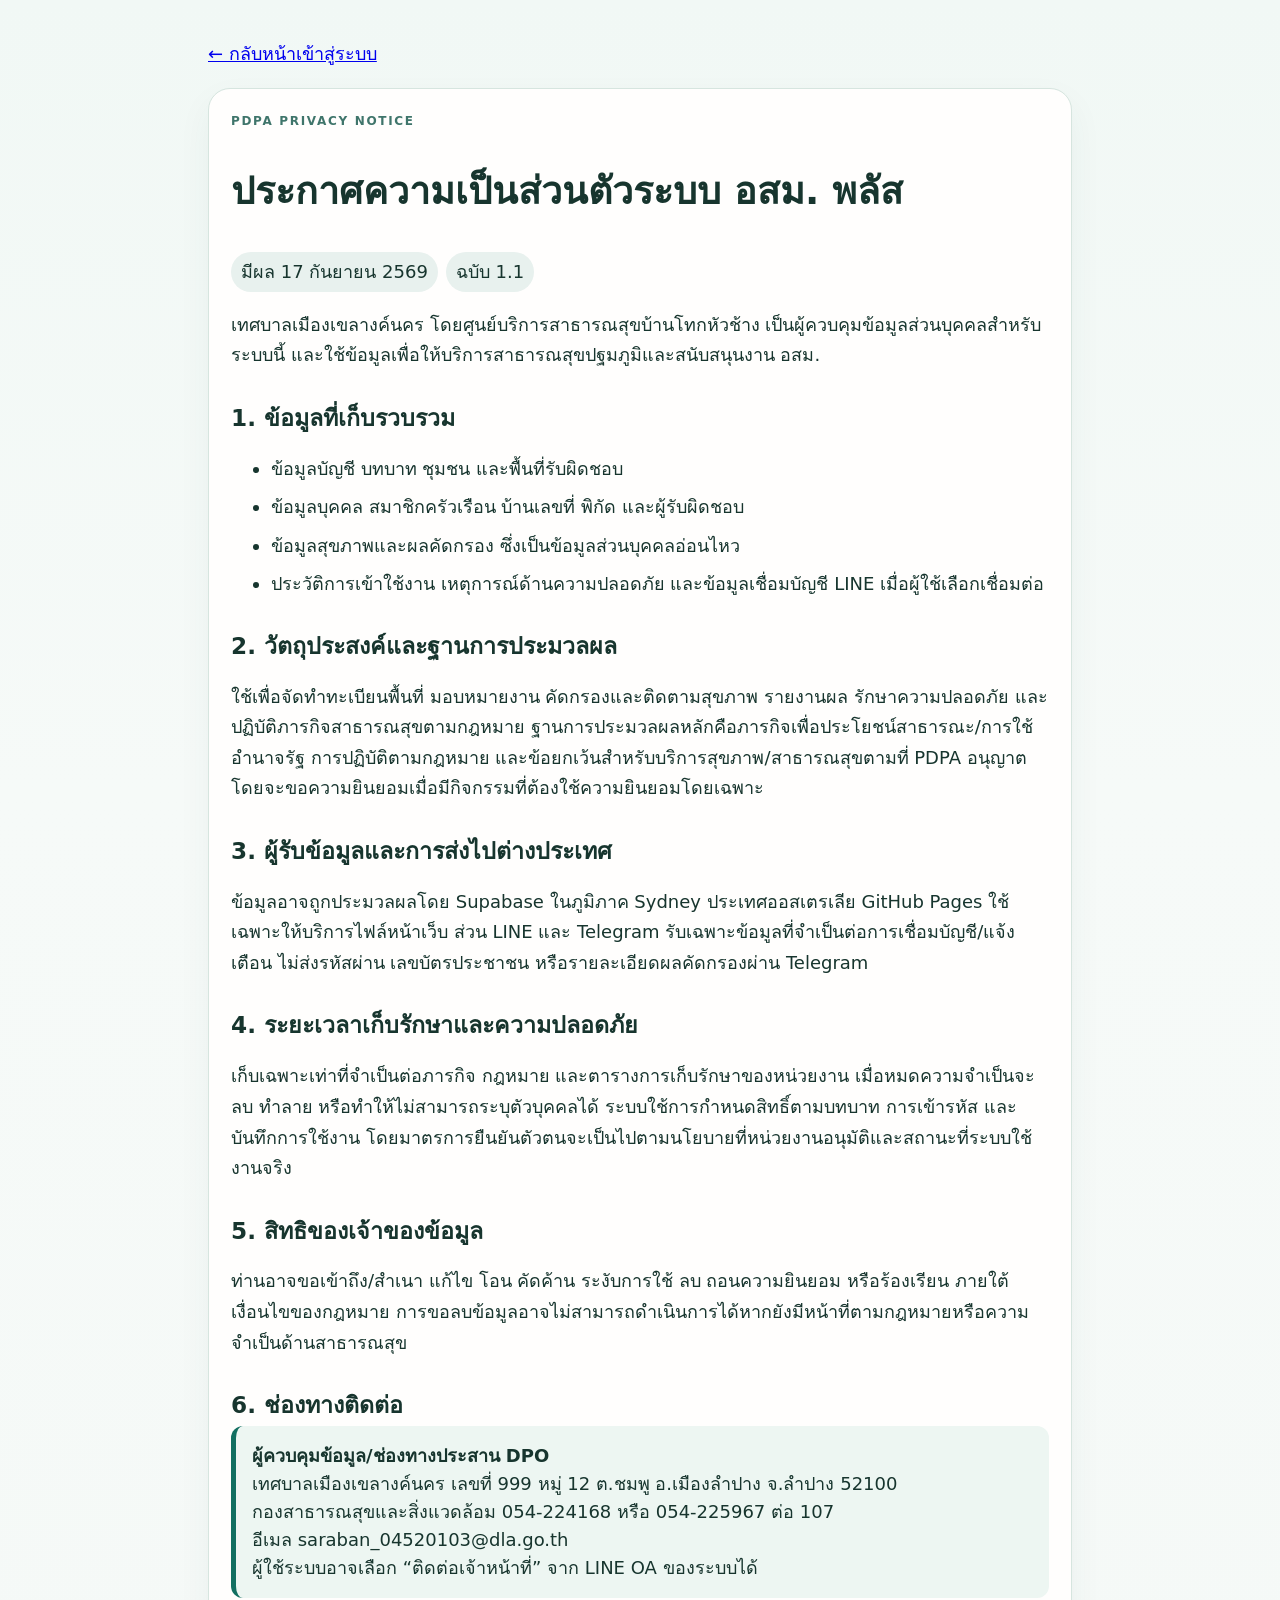
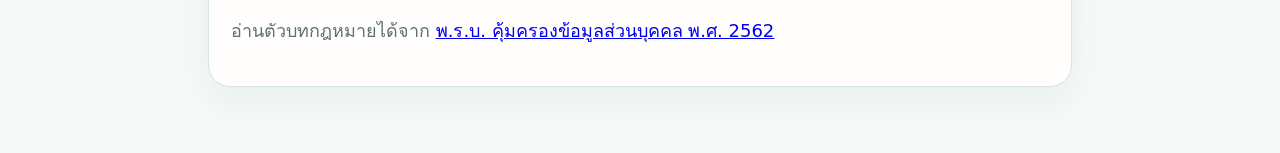
<file: privacy.html>
<!doctype html>
<html lang="th">
<head>
  <meta charset="utf-8">
  <meta name="viewport" content="width=device-width,initial-scale=1">
  <meta name="theme-color" content="#f4f7f5">
  <meta http-equiv="Content-Security-Policy" content="default-src 'self'; base-uri 'self'; object-src 'none'; form-action 'self'; style-src 'self' 'unsafe-inline'; img-src 'self' data:; connect-src 'none'">
  <title>ประกาศความเป็นส่วนตัว | อสม. พลัส</title>
  <link rel="stylesheet" href="./style.css?v=2.0.45">
  <style>
    .privacy-page{max-width:900px;margin:0 auto}.privacy-page h1{font-size:clamp(1.6rem,5vw,2.35rem)}.privacy-page h2{margin-top:1.8rem}.privacy-page li{margin:.55rem 0;line-height:1.65}.privacy-page p{line-height:1.7}.privacy-meta{display:flex;gap:8px;flex-wrap:wrap}.privacy-meta span{background:#e8f1ee;border-radius:999px;padding:6px 10px}.privacy-contact{background:#edf6f2;border-left:5px solid #126f61;padding:16px;border-radius:12px}.privacy-back{display:inline-block;margin:12px 0 20px}
  </style>
</head>
<body>
  <main class="shell privacy-page">
    <a class="privacy-back" href="./">← กลับหน้าเข้าสู่ระบบ</a>
    <article class="card">
      <p class="eyebrow">PDPA PRIVACY NOTICE</p>
      <h1>ประกาศความเป็นส่วนตัวระบบ อสม. พลัส</h1>
      <div class="privacy-meta"><span>มีผล 17 กันยายน 2569</span><span>ฉบับ 1.1</span></div>
      <p>เทศบาลเมืองเขลางค์นคร โดยศูนย์บริการสาธารณสุขบ้านโทกหัวช้าง เป็นผู้ควบคุมข้อมูลส่วนบุคคลสำหรับระบบนี้ และใช้ข้อมูลเพื่อให้บริการสาธารณสุขปฐมภูมิและสนับสนุนงาน อสม.</p>

      <h2>1. ข้อมูลที่เก็บรวบรวม</h2>
      <ul><li>ข้อมูลบัญชี บทบาท ชุมชน และพื้นที่รับผิดชอบ</li><li>ข้อมูลบุคคล สมาชิกครัวเรือน บ้านเลขที่ พิกัด และผู้รับผิดชอบ</li><li>ข้อมูลสุขภาพและผลคัดกรอง ซึ่งเป็นข้อมูลส่วนบุคคลอ่อนไหว</li><li>ประวัติการเข้าใช้งาน เหตุการณ์ด้านความปลอดภัย และข้อมูลเชื่อมบัญชี LINE เมื่อผู้ใช้เลือกเชื่อมต่อ</li></ul>

      <h2>2. วัตถุประสงค์และฐานการประมวลผล</h2>
      <p>ใช้เพื่อจัดทำทะเบียนพื้นที่ มอบหมายงาน คัดกรองและติดตามสุขภาพ รายงานผล รักษาความปลอดภัย และปฏิบัติภารกิจสาธารณสุขตามกฎหมาย ฐานการประมวลผลหลักคือภารกิจเพื่อประโยชน์สาธารณะ/การใช้อำนาจรัฐ การปฏิบัติตามกฎหมาย และข้อยกเว้นสำหรับบริการสุขภาพ/สาธารณสุขตามที่ PDPA อนุญาต โดยจะขอความยินยอมเมื่อมีกิจกรรมที่ต้องใช้ความยินยอมโดยเฉพาะ</p>

      <h2>3. ผู้รับข้อมูลและการส่งไปต่างประเทศ</h2>
      <p>ข้อมูลอาจถูกประมวลผลโดย Supabase ในภูมิภาค Sydney ประเทศออสเตรเลีย GitHub Pages ใช้เฉพาะให้บริการไฟล์หน้าเว็บ ส่วน LINE และ Telegram รับเฉพาะข้อมูลที่จำเป็นต่อการเชื่อมบัญชี/แจ้งเตือน ไม่ส่งรหัสผ่าน เลขบัตรประชาชน หรือรายละเอียดผลคัดกรองผ่าน Telegram</p>

      <h2>4. ระยะเวลาเก็บรักษาและความปลอดภัย</h2>
      <p>เก็บเฉพาะเท่าที่จำเป็นต่อภารกิจ กฎหมาย และตารางการเก็บรักษาของหน่วยงาน เมื่อหมดความจำเป็นจะลบ ทำลาย หรือทำให้ไม่สามารถระบุตัวบุคคลได้ ระบบใช้การกำหนดสิทธิ์ตามบทบาท การเข้ารหัส และบันทึกการใช้งาน โดยมาตรการยืนยันตัวตนจะเป็นไปตามนโยบายที่หน่วยงานอนุมัติและสถานะที่ระบบใช้งานจริง</p>

      <h2>5. สิทธิของเจ้าของข้อมูล</h2>
      <p>ท่านอาจขอเข้าถึง/สำเนา แก้ไข โอน คัดค้าน ระงับการใช้ ลบ ถอนความยินยอม หรือร้องเรียน ภายใต้เงื่อนไขของกฎหมาย การขอลบข้อมูลอาจไม่สามารถดำเนินการได้หากยังมีหน้าที่ตามกฎหมายหรือความจำเป็นด้านสาธารณสุข</p>

      <h2>6. ช่องทางติดต่อ</h2>
      <div class="privacy-contact"><strong>ผู้ควบคุมข้อมูล/ช่องทางประสาน DPO</strong><br>เทศบาลเมืองเขลางค์นคร เลขที่ 999 หมู่ 12 ต.ชมพู อ.เมืองลำปาง จ.ลำปาง 52100<br>กองสาธารณสุขและสิ่งแวดล้อม 054-224168 หรือ 054-225967 ต่อ 107<br>อีเมล saraban_04520103@dla.go.th<br>ผู้ใช้ระบบอาจเลือก “ติดต่อเจ้าหน้าที่” จาก LINE OA ของระบบได้</div>
      <p class="muted">อ่านตัวบทกฎหมายได้จาก <a href="https://ratchakitcha.soc.go.th/documents/17082307.pdf" rel="noopener noreferrer" target="_blank">พ.ร.บ. คุ้มครองข้อมูลส่วนบุคคล พ.ศ. 2562</a></p>
    </article>
  </main>
</body>
</html>
</file>
<file: style.css>
[hidden]{display:none!important}
.health-community-focus span{display:grid;gap:2px}.health-community-focus small{font-size:.7rem;color:#5f756f}
:root{font-family:Inter,system-ui,-apple-system,BlinkMacSystemFont,'Segoe UI',sans-serif;color:#17312d;background:#f2f6f4}*{box-sizing:border-box}body{margin:0;background:linear-gradient(180deg,#eef6f2,#f7f8f6 38%,#edf3f0);min-height:100vh}.shell{max-width:1180px;margin:auto;padding:28px 18px 48px}.topbar,.welcome,.section-head{display:flex;justify-content:space-between;align-items:center;gap:18px}.topbar{margin-bottom:24px}.topbar h1,.card h2{margin:.2rem 0}.sub,.muted{color:#62736f}.eyebrow{font-size:.75rem;letter-spacing:.14em;font-weight:800;color:#3f756b;margin:0}.card{background:#ffffffd9;border:1px solid #dce7e2;border-radius:22px;box-shadow:0 14px 35px #2b50450d;padding:22px;margin-bottom:18px}.auth-card{max-width:560px;margin:9vh auto 0;display:grid;gap:22px}label{display:grid;gap:7px;font-weight:700;margin-bottom:14px}input{width:100%;padding:12px 14px;border:1px solid #cbdad4;border-radius:12px;font:inherit;background:white}.primary,.secondary{border:0;border-radius:12px;padding:11px 16px;font:inherit;font-weight:800;cursor:pointer}.primary{background:#126f61;color:white}.secondary{background:#e8f0ed;color:#20463f}.error{color:#a53f32;min-height:1.2em}.badge{display:inline-flex;align-items:center;border-radius:999px;padding:6px 10px;background:#e4f1ed;color:#176557;font-size:.82rem;font-weight:800}.stats{display:grid;grid-template-columns:repeat(6,minmax(0,1fr));gap:12px;margin:18px 0}.stat{background:white;border:1px solid #dce7e2;border-radius:18px;padding:17px}.stat small{display:block;color:#70817d;margin-top:6px}.stat strong{display:block;font-size:1.7rem;margin-top:6px}.table-wrap{overflow:auto}table{width:100%;border-collapse:collapse}th,td{text-align:left;padding:12px 10px;border-bottom:1px solid #e8efec;white-space:nowrap}th{font-size:.78rem;color:#667a74;text-transform:uppercase}.privacy-note{margin-top:18px;padding:16px 18px;background:#e8f1ee;border-radius:16px;color:#355b53}.good{color:#176557}.warn{color:#946113}.bad{color:#a53f32}code{background:#dbe9e4;padding:2px 5px;border-radius:6px}@media(max-width:900px){.stats{grid-template-columns:repeat(3,1fr)}}@media(max-width:640px){.shell{padding:18px 12px}.topbar,.welcome,.section-head{align-items:flex-start;flex-direction:column}.stats{grid-template-columns:repeat(2,1fr)}.stat strong{font-size:1.35rem}}
.top-actions,.form-actions{display:flex;gap:.7rem;align-items:center;flex-wrap:wrap}.form-actions{justify-content:flex-end}

/* Health module form: keeps the compact portal layout while allowing clinical input. */
.form-grid{display:grid;grid-template-columns:repeat(3,minmax(0,1fr));gap:0 14px;margin:18px 0}.form-grid .full{grid-column:1/-1}.form-grid select{width:100%;padding:12px 14px;border:1px solid #cbdad4;border-radius:12px;font:inherit;background:#fff}.form-grid label:has(input[type="checkbox"]){display:flex;align-items:center;gap:8px;padding-top:8px}.form-grid input[type="checkbox"]{width:auto;accent-color:#126f61}@media(max-width:760px){.form-grid{grid-template-columns:repeat(2,minmax(0,1fr))}}@media(max-width:480px){.form-grid{grid-template-columns:1fr}.form-grid .full{grid-column:auto}}.table-wrap{-webkit-overflow-scrolling:touch;overscroll-behavior-inline:contain}.table-wrap table{min-width:650px}.top-actions button{min-height:44px}
@media(max-width:640px){body{background:#f2f6f4}.shell{padding:0 10px max(28px,env(safe-area-inset-bottom))}.topbar{position:sticky;top:0;z-index:20;margin:0 -10px 12px;padding:12px 12px 10px;background:#f7faf8f2;backdrop-filter:blur(10px);border-bottom:1px solid #dce7e2;display:grid;grid-template-columns:1fr auto;align-items:center}.topbar>div:first-child{min-width:0}.topbar .eyebrow,.topbar .sub{display:none}.topbar h1{font-size:1rem;white-space:nowrap;overflow:hidden;text-overflow:ellipsis;max-width:60vw}.top-actions{gap:6px;flex-wrap:nowrap}.top-actions button{font-size:.76rem;padding:8px 10px}.auth-card{margin:7vh auto 0;padding:20px 16px;border-radius:18px}.card{padding:16px 13px;border-radius:15px;margin-bottom:12px}.welcome{padding:15px 14px;gap:10px}.welcome h2{font-size:1.08rem}.welcome .eyebrow{font-size:.65rem}.badge{font-size:.72rem;padding:5px 8px}.stats{grid-template-columns:repeat(2,minmax(0,1fr));gap:8px;margin:10px 0 12px}.stat{padding:13px 11px;border-radius:13px;min-width:0}.stat small{font-size:.72rem;line-height:1.3}.stat strong{font-size:1.35rem}.section-head{gap:9px}.section-head h2{font-size:1.05rem}.table-wrap{margin:0 -3px}.table-wrap table{min-width:610px;font-size:.8rem}.table-wrap th,.table-wrap td{padding:10px 9px}.table-wrap th:first-child,.table-wrap td:first-child{position:sticky;left:0;background:#fff;z-index:1}.table-wrap th:first-child{background:#f7faf8;z-index:2}.privacy-note{font-size:.78rem;padding:12px;margin-top:12px}.form-actions{display:grid;grid-template-columns:1fr 1fr}.form-actions button{width:100%;min-height:44px}}
@media(max-width:380px){.stats{grid-template-columns:1fr}.topbar h1{max-width:50vw}.top-actions #change-password{font-size:0}.top-actions #change-password::after{content:'รหัส';font-size:.76rem}}


/* v1.8 Health Work Center */
.health-center{overflow:visible}.compact-stats{grid-template-columns:repeat(5,minmax(0,1fr));margin-bottom:12px}.life-stage-grid{display:grid;grid-template-columns:repeat(5,minmax(0,1fr));gap:8px;margin:0 0 16px}.life-chip{display:flex;align-items:center;justify-content:space-between;gap:8px;background:#f5f9f7;border:1px solid #dce7e2;border-radius:13px;padding:10px 12px;font-size:.82rem}.life-chip strong{font-size:1.05rem}.health-toolbar{display:grid;grid-template-columns:1.3fr 1fr 1.2fr;gap:10px;align-items:end;margin:12px 0}.health-toolbar label{margin:0}.health-toolbar select{width:100%;padding:11px 12px;border:1px solid #cbdad4;border-radius:12px;background:white;font:inherit}.health-search input{min-width:0}.health-table td small{display:block;color:#71817d;margin-top:3px}.row-open{border:1px solid #cdded8;background:#eef5f2;color:#185b50;border-radius:10px;padding:8px 11px;font:inherit;font-weight:800;cursor:pointer}.nested-card{border:1px solid #dce7e2;background:#f9fbfa;border-radius:18px;padding:16px;margin-top:16px}.nested-card h3{margin:.15rem 0}.person-summary{color:#435d57;line-height:1.55;margin-top:6px}.check-label{display:flex!important;align-items:center;gap:8px;padding:10px 0;margin:0!important}.clinical-note{font-size:.82rem;line-height:1.5;color:#6f5b30;background:#fff8e8;border:1px solid #f0ddb0;border-radius:12px;padding:11px 13px}.notice{padding:12px 14px;border-radius:12px;background:#edf7f3;border:1px solid #cde6dd;margin:12px 0;line-height:1.5}
@media(max-width:900px){.compact-stats{grid-template-columns:repeat(3,1fr)}.life-stage-grid{grid-template-columns:repeat(3,1fr)}.health-toolbar{grid-template-columns:1fr 1fr}.health-search{grid-column:1/-1}}
@media(max-width:640px){.compact-stats{grid-template-columns:repeat(2,1fr)}.life-stage-grid{grid-template-columns:repeat(2,1fr)}.health-toolbar{grid-template-columns:1fr}.health-search{grid-column:auto}.nested-card{padding:13px 11px;border-radius:14px}.health-table{min-width:720px!important}.health-center .section-head>button{width:100%;min-height:44px}.person-summary{font-size:.86rem}}


/* v1.8.1 Smart NCD mobile screening */
.ncd-mobile-card{padding:0;overflow:visible}.ncd-person-head{padding:16px 16px 10px;border-bottom:1px solid #e2ebe7;background:#fff;border-radius:18px 18px 0 0}.ncd-person-summary{display:grid;gap:3px;margin-top:4px}.ncd-person-summary strong{font-size:1.15rem;color:#17312d}.ncd-person-summary span{font-size:.86rem;color:#61736d}.ncd-history-banner{display:grid;grid-template-columns:1fr 1fr;gap:10px;padding:12px 16px;background:#f7faf8;border-bottom:1px solid #e2ebe7}.ncd-history-banner>div{display:grid;gap:6px}.ncd-history-banner strong{font-size:.78rem;color:#5f716b}.ncd-history-banner span{font-size:.88rem}.history-chip-row{display:flex;gap:6px;flex-wrap:wrap}.history-chip{display:inline-flex;padding:5px 9px;border-radius:999px;background:#e9f1ee;color:#315a52;font-size:.76rem;font-weight:800}.history-chip.danger{background:#fde9e6;color:#a53f32}.previous-values-grid{display:grid;grid-template-columns:repeat(6,minmax(0,1fr));gap:8px;padding:12px 16px;background:#fff}.previous-values-grid>div{display:grid;gap:3px;padding:9px 10px;border:1px solid #e0e9e5;border-radius:12px;background:#fbfdfc}.previous-values-grid span{font-size:.7rem;color:#74837f}.previous-values-grid strong{font-size:.95rem}.ncd-form-mobile{display:grid;gap:12px;padding:14px 16px 18px;background:#f6f9f7;border-radius:0 0 18px 18px}.screen-section{background:#fff;border:1px solid #dfe9e5;border-radius:16px;padding:14px}.screen-section h4{margin:0 0 12px;font-size:1rem}.screen-grid{display:grid;gap:10px}.screen-grid.two{grid-template-columns:1fr 1fr}.screen-section label{margin:0}.screen-section input,.screen-section select{min-height:48px}.measurement-grid{display:grid;grid-template-columns:repeat(3,minmax(0,1fr));gap:10px}.measurement-grid label{display:grid;gap:6px}.measurement-grid label>span{font-size:.8rem;color:#5e6f6a}.measure-input{display:grid;grid-template-columns:1fr auto;align-items:center;border:1.5px solid #c7d8d2;border-radius:13px;background:#fff;overflow:hidden}.measure-input input{border:0!important;border-radius:0!important;font-size:1.35rem;font-weight:800;text-align:center;padding:12px 8px;min-width:0}.measure-input b{padding:0 10px;font-size:.72rem;color:#63756f}.danger-toggle{display:flex!important;align-items:flex-start;gap:9px;margin-top:10px!important;padding:11px;border-radius:12px;background:#fff5f3;border:1px solid #f3c8c1;line-height:1.35}.danger-toggle input{width:22px!important;height:22px!important;min-height:auto!important;margin-top:1px}.behavior-card{display:grid;gap:9px;padding:12px 0;border-top:1px dashed #d8e3df}.behavior-card:first-of-type{border-top:0;padding-top:0}.behavior-title{display:flex;justify-content:space-between;gap:10px;align-items:center}.behavior-title small{color:#778781;text-align:right}.segmented{display:grid;grid-template-columns:1fr 1fr;gap:8px}.segmented label{position:relative}.segmented input{position:absolute;opacity:0;pointer-events:none}.segmented span{display:flex;align-items:center;justify-content:center;min-height:48px;border:1.5px solid #c9d9d4;border-radius:13px;background:#f9fbfa;font-weight:800;cursor:pointer}.segmented input:checked+span{background:#126f61;color:#fff;border-color:#126f61;box-shadow:0 4px 12px #126f6124}.frequency-panel{display:grid!important;gap:6px;margin-top:2px!important;padding:10px;background:#fff8df;border:1px solid #efdca2;border-radius:12px}.frequency-panel[hidden]{display:none!important}.live-preview-section{background:#f1f8f5}.live-preview-grid{display:grid;grid-template-columns:repeat(3,1fr);gap:8px}.live-preview-grid>div{display:grid;gap:4px;text-align:center;padding:10px;background:#fff;border-radius:12px;border:1px solid #d7e5df}.live-preview-grid span{font-size:.72rem;color:#6f7f7a}.live-preview-grid strong{font-size:.95rem}.note-field{display:grid!important;gap:7px}.ncd-submit-bar{position:sticky;bottom:max(8px,env(safe-area-inset-bottom));z-index:12;display:grid;gap:4px;padding:8px;background:#f6f9f7e8;backdrop-filter:blur(8px);border-radius:14px}.ncd-submit-bar .primary{min-height:52px;font-size:1rem;box-shadow:0 8px 24px #126f6133}.ncd-submit-bar .error{margin:0;text-align:center;font-size:.82rem}
@media(max-width:760px){.previous-values-grid{grid-template-columns:repeat(3,1fr)}.measurement-grid{grid-template-columns:repeat(2,1fr)}.screen-grid.two{grid-template-columns:1fr}.ncd-history-banner{grid-template-columns:1fr}.ncd-person-head{position:sticky;top:111px;z-index:11;box-shadow:0 5px 14px #17312d0d}.ncd-person-head>button{min-height:44px}.ncd-form-mobile{padding:10px 8px 18px;margin:0}.screen-section{padding:12px 10px;border-radius:14px}.behavior-title{align-items:flex-start;flex-direction:column}.behavior-title small{text-align:left}.measure-input input{font-size:1.25rem}.clinical-note{font-size:.76rem}}
@media(max-width:390px){.previous-values-grid{grid-template-columns:repeat(2,1fr)}.measurement-grid{grid-template-columns:1fr 1fr}.measure-input input{font-size:1.15rem;padding:11px 5px}.measure-input b{padding:0 7px}}


/* v1.8.1 mobile-first NCD screening – source format aligned with j-report NCD export */
.ncd-screen-head{padding-bottom:10px;border-bottom:1px solid #e4ece8}.condition-badges{display:flex;gap:6px;flex-wrap:wrap;margin-top:8px}.condition-badge{display:inline-flex;align-items:center;min-height:30px;padding:5px 10px;border-radius:999px;font-size:.76rem;font-weight:850;background:#eaf3ef;color:#2f6258}.condition-badge.disease{background:#fee9e6;color:#9f3d31}.condition-badge.clear{background:#e7f6ef;color:#176557}.previous-screen-card{margin:12px 0;padding:13px;border:1px solid #d9e6e1;border-radius:15px;background:linear-gradient(180deg,#fbfdfc,#f4f9f7)}.previous-head{display:flex;justify-content:space-between;align-items:center;gap:10px;margin-bottom:10px}.previous-head>div{display:grid;gap:2px}.previous-label{font-size:.72rem;color:#687b75;font-weight:800}.previous-head strong{font-size:.92rem}.source-pill{display:inline-flex;padding:5px 9px;border-radius:999px;background:#e4efeb;color:#355d55;font-size:.7rem;font-weight:800;text-align:center}.previous-grid{display:grid;grid-template-columns:repeat(6,minmax(0,1fr));gap:7px}.previous-grid>div{display:grid;gap:3px;min-width:0;padding:9px 8px;border-radius:11px;background:#fff;border:1px solid #e3ece8}.previous-grid small{font-size:.66rem;color:#74847f}.previous-grid strong{font-size:.9rem;white-space:nowrap}.previous-behavior{margin:9px 0 0;padding-top:8px;border-top:1px dashed #d4e1dc;color:#5a6f68;font-size:.76rem;line-height:1.5}.ncd-mobile-form{display:grid;gap:12px}.ncd-form-section{background:#fff;border:1px solid #dfe9e5;border-radius:16px;padding:14px}.ncd-section-title{display:flex;gap:10px;align-items:flex-start;margin-bottom:13px}.ncd-section-title>span{display:inline-flex;align-items:center;justify-content:center;flex:0 0 28px;width:28px;height:28px;border-radius:50%;background:#126f61;color:#fff;font-size:.8rem;font-weight:900}.ncd-section-title>div{display:grid;gap:2px}.ncd-section-title strong{font-size:.98rem}.ncd-section-title small{font-size:.72rem;color:#74847f;line-height:1.35}.screen-date{max-width:220px}.ncd-mobile-form input,.ncd-mobile-form select{min-height:48px}.measure-grid{display:grid;grid-template-columns:repeat(3,minmax(0,1fr));gap:9px;margin-bottom:12px}.measure-card{display:grid!important;gap:5px;margin:0!important;padding:10px;border:1px solid #d7e4df;border-radius:13px;background:#fbfdfc}.measure-card>span{display:flex;justify-content:space-between;gap:5px;color:#47615a;font-size:.78rem}.measure-card>span small{font-weight:700;color:#83918d}.measure-card input{border:0;border-bottom:2px solid #cbdcd6;border-radius:0;background:transparent;padding:7px 3px;font-size:1.4rem;font-weight:850;text-align:center;min-width:0}.measure-card input:focus{outline:none;border-bottom-color:#126f61}.measure-card.bp-card{background:#fff9f8}.measure-card.glucose-card{background:#f6fcf9}.old-hint{min-height:1em;color:#71827d;font-size:.66rem;line-height:1.25}.choice-field,.behavior-card{border:1px solid #dce7e3;border-radius:14px;padding:12px;margin:0 0 10px;background:#fbfdfc}.choice-field legend,.behavior-card legend{padding:0 4px;font-size:.82rem;font-weight:800;color:#344f48}.choice-pills{display:grid;grid-template-columns:1fr 1fr;gap:8px}.choice-pills label{position:relative;margin:0}.choice-pills input{position:absolute;opacity:0;pointer-events:none}.choice-pills span{display:flex;align-items:center;justify-content:center;min-height:50px;border:1.5px solid #c9dad4;border-radius:12px;background:#fff;font-size:.9rem;font-weight:850;cursor:pointer}.choice-pills input:checked+span{background:#126f61;border-color:#126f61;color:#fff;box-shadow:0 5px 14px #126f6126}.danger-choice input[value="yes"]:checked+span{background:#b94436;border-color:#b94436}.frequency-wrap{margin:9px 0 0!important;padding:10px;border-radius:12px;background:#fff8df;border:1px solid #efdda5}.frequency-wrap[hidden]{display:none!important}.exercise-card{display:grid!important;gap:8px}.ncd-live-preview{display:grid;grid-template-columns:repeat(4,minmax(0,1fr));gap:7px;margin-bottom:12px}.ncd-live-preview>div{display:grid;gap:3px;padding:10px 8px;border:1px solid #dce7e3;border-radius:12px;background:#f7faf9;text-align:center}.ncd-live-preview small{color:#75857f;font-size:.68rem}.ncd-live-preview strong{font-size:.82rem;line-height:1.25}.ncd-save-bar{position:sticky;bottom:max(8px,env(safe-area-inset-bottom));z-index:18;display:grid;gap:4px;padding:8px;background:#f6f9f7e8;border:1px solid #dbe7e2;border-radius:14px;backdrop-filter:blur(10px);box-shadow:0 8px 30px #17312d17}.ncd-save-bar .primary{min-height:54px;font-size:1rem}.ncd-save-bar .error{margin:0;text-align:center;font-size:.78rem}
@media(max-width:760px){.ncd-mobile-card{margin-left:-2px;margin-right:-2px}.ncd-screen-head{position:sticky;top:111px;z-index:12;padding:10px;background:#f9fbfaf2;backdrop-filter:blur(9px);border-radius:12px;box-shadow:0 4px 14px #17312d0b}.ncd-screen-head>button{min-height:44px;width:auto!important}.previous-screen-card{padding:11px;margin:10px 0}.previous-grid{grid-template-columns:repeat(3,1fr)}.ncd-form-section{padding:12px 10px;border-radius:14px}.measure-grid{grid-template-columns:repeat(2,minmax(0,1fr));gap:8px}.measure-card{padding:9px 8px}.measure-card input{font-size:1.3rem;min-height:44px}.screen-date{max-width:none}.choice-pills span{min-height:52px}.ncd-live-preview{grid-template-columns:repeat(2,1fr)}.ncd-save-bar{bottom:max(6px,env(safe-area-inset-bottom))}.source-pill{max-width:52%;white-space:normal}.previous-head{align-items:flex-start}}
@media(max-width:390px){.previous-grid{grid-template-columns:repeat(2,1fr)}.measure-card input{font-size:1.18rem}.ncd-section-title small{font-size:.68rem}}

/* v1.8.9 optional mental-health 2Q */
.mental-2q-summary{margin:14px 0;padding:14px;border:1px solid #d9e5e1;border-radius:16px;background:#f8fbfa}.mental-2q-summary>div:first-child{display:grid;gap:3px}.mental-2q-summary>div:first-child strong{font-size:.98rem}.mental-2q-summary>div:first-child small{color:#6c7e78;line-height:1.4}.mental-2q-stats{grid-template-columns:repeat(3,minmax(0,1fr));margin:10px 0}.mental-2q-stats .stat{padding:12px}.mental-2q-question{border:1px solid #d6e4df;border-radius:14px;padding:13px;margin:0 0 11px;background:#fbfdfc}.mental-2q-question legend{padding:0 5px;color:#2e4d46;font-size:.86rem;font-weight:800;line-height:1.5}.mental-2q-footer{display:flex;align-items:center;justify-content:space-between;gap:10px;flex-wrap:wrap}.mental-2q-status{display:inline-flex;align-items:center;min-height:34px;padding:6px 11px;border-radius:999px;background:#edf1f0;color:#52655f;font-size:.78rem;font-weight:850}.mental-2q-status.assessed,.mental-2q-status[data-status="assessed"]{background:#e1f3eb;color:#176557}.mental-2q-status.incomplete,.mental-2q-status[data-status="incomplete"]{background:#fff1cf;color:#8a5a08}.compact-button{min-height:40px;padding:8px 12px}.mental-result{display:inline-block;margin:6px 0;font-weight:850}
@media(max-width:640px){.mental-2q-summary{padding:12px 10px}.mental-2q-stats{grid-template-columns:repeat(3,minmax(0,1fr))}.mental-2q-stats .stat{padding:10px 8px}.mental-2q-stats .stat strong{font-size:1.25rem}.mental-2q-question{padding:12px 9px}.mental-2q-question .choice-pills span{min-height:54px}.mental-2q-footer{align-items:stretch;flex-direction:column}.mental-2q-footer .compact-button{width:100%}}@media(max-width:360px){.mental-2q-stats{grid-template-columns:1fr}}
@media(max-width:760px){.ncd-form-section{scroll-margin-top:190px}}

/* v1.8.10 centered, touch-friendly login */
body:has(#login-card:not([hidden])) .shell{min-height:100svh;display:grid;grid-template-rows:auto minmax(0,1fr)}body:has(#login-card:not([hidden])) .topbar{margin-bottom:0}body:has(#login-card:not([hidden])) #login-card{align-self:center;width:min(100%,540px);margin:clamp(18px,4vh,42px) auto}.login-card{overflow:hidden}.login-intro{text-align:center}.login-intro h2{font-size:clamp(1.4rem,4vw,1.8rem)}.login-intro p:last-child{color:#62736f;line-height:1.55;margin-bottom:0}#login-form{display:grid;gap:2px}#login-form label{font-size:.95rem;text-align:left}#login-form input{min-height:58px;padding:14px 16px;font-size:1rem}.password-field{position:relative}.password-field input{padding-right:64px!important}.password-toggle{position:absolute;top:5px;right:5px;display:inline-flex;align-items:center;justify-content:center;width:48px;height:48px;padding:0;border:0;border-radius:11px;background:#e8f0ed;color:#20463f;cursor:pointer;touch-action:manipulation}.password-toggle:hover{background:#dbe9e4}.password-toggle:focus-visible{outline:3px solid #79b6aa;outline-offset:2px}.password-toggle svg{width:25px;height:25px}.password-toggle svg path,.password-toggle svg circle{fill:none;stroke:currentColor;stroke-width:1.9;stroke-linecap:round;stroke-linejoin:round}.password-toggle .eye-slash{opacity:0}.password-toggle[aria-pressed="true"] .eye-slash{opacity:1}.login-submit{width:100%;min-height:58px;margin-top:4px;font-size:1.08rem;box-shadow:0 10px 24px #126f6130}.login-version{text-align:center;color:#70817d;font-size:.78rem;font-weight:800;letter-spacing:.04em;padding-top:2px;border-top:1px solid #e6eeeb}.login-card .error{margin:5px 0 0;text-align:center}@media(max-width:640px){body:has(#login-card:not([hidden])) .shell{padding:0 12px max(18px,env(safe-area-inset-bottom))}body:has(#login-card:not([hidden])) #login-card{margin:14px auto;padding:22px 18px}.login-intro p:last-child{font-size:.86rem}#login-form input,.login-submit{min-height:58px}}

/* v1.8.37 mobile login keypad modes */
.login-agency span{display:block}.login-mode{display:grid;grid-template-columns:1fr 1fr;gap:8px;margin:12px 0 14px;padding:5px;border:1px solid #d9e7e2;border-radius:14px;background:#f2f7f5}.login-mode button{min-height:48px;padding:9px 10px;border:0;border-radius:10px;background:transparent;color:#536c65;font-weight:800;cursor:pointer;touch-action:manipulation}.login-mode button.active{background:#087f70;color:#fff;box-shadow:0 5px 14px #087f7030}.login-keyboard-help{margin:0 0 7px!important;color:#58716a;font-size:.82rem!important;line-height:1.45;text-align:left}.login-card[data-login-mode="staff"] .login-keyboard-help{color:#6a7471}@media(max-width:420px){.login-mode button{font-size:.92rem;min-height:52px}.login-keyboard-help{font-size:.8rem!important}}

/* v1.8.7 Smart Care D-inspired measurement controls */
.previous-fill{width:100%;min-height:46px;margin:0 0 10px;border:1px solid #b9d7cd;border-radius:12px;background:#eaf6f2;color:#175f53;font:inherit;font-weight:850;cursor:pointer}.measure-card>label{display:flex;justify-content:space-between;gap:5px;margin:0;color:#47615a;font-size:.82rem}.measure-card>label small{font-weight:700;color:#83918d}.measure-control{display:grid;grid-template-columns:42px minmax(0,1fr) 42px;align-items:stretch;border:1.5px solid #c7d9d3;border-radius:12px;overflow:hidden;background:#fff}.measure-control input{width:100%;min-height:48px;border:0!important;border-radius:0!important;border-bottom:0!important;background:#fff!important;padding:6px 2px!important;font-size:1.35rem;font-weight:900;text-align:center;min-width:0}.measure-control button{min-width:42px;border:0;background:#e9f3ef;color:#126f61;font:900 1.4rem/1 system-ui;cursor:pointer;touch-action:manipulation}.measure-control button:active{background:#126f61;color:#fff}.measure-range{width:100%;min-height:30px!important;height:30px!important;margin:0;padding:0!important;border:0!important;background:transparent!important;accent-color:#126f61;cursor:pointer}.measure-range::-webkit-slider-thumb{width:24px;height:24px}.measure-range::-moz-range-thumb{width:22px;height:22px}.measure-card:focus-within{border-color:#84b7a8;box-shadow:0 0 0 3px #126f6112}.bp-card .measure-control button{background:#f9e9e6;color:#a4473b}.glucose-card .measure-control button{background:#e4f4ec;color:#187055}@media(max-width:760px){.measure-control{grid-template-columns:40px minmax(0,1fr) 40px}.measure-control button{min-width:40px}.measure-control input{font-size:1.22rem}.measure-range{min-height:34px!important;height:34px!important}}@media(max-width:390px){.measure-grid{grid-template-columns:1fr}.measure-control{grid-template-columns:48px minmax(0,1fr) 48px}.measure-control button{min-width:48px}.measure-control input{font-size:1.4rem}}.community-open{min-height:42px;padding:8px 13px;border:1px solid #a9cec3;border-radius:11px;background:#e5f3ee;color:#126f61;font:inherit;font-weight:850;cursor:pointer}.community-open:hover{background:#126f61;color:#fff}.community-workspace{margin:16px 0 20px;padding:18px;border:1px solid #bcd8cf;border-radius:18px;background:linear-gradient(180deg,#f9fdfb,#edf6f2);box-shadow:0 12px 28px #17312d12;scroll-margin-top:145px}.community-loading{padding:28px;text-align:center;font-weight:800;color:#557069}.community-workspace-head{display:flex;justify-content:space-between;align-items:flex-start;gap:14px}.community-workspace-head h3{margin:4px 0;font-size:1.35rem}.community-workspace-head p:last-child{margin:0;color:#60736d;line-height:1.45}.community-actions{display:grid;grid-template-columns:repeat(5,minmax(0,1fr));gap:9px;margin:16px 0}.community-actions button{display:grid;grid-template-columns:auto 1fr;grid-template-rows:auto auto;gap:1px 8px;align-items:center;min-height:68px;padding:10px;border:1px solid #c8dbd4;border-radius:13px;background:#fff;color:#355b53;text-align:left;box-shadow:0 4px 0 #c5d6d0;cursor:pointer}.community-actions button>span{grid-row:1/3;font-size:1.2rem}.community-actions button strong{font-size:.82rem}.community-actions button small{font-size:.66rem;color:#71827d}.community-actions button.active{background:#126f61;border-color:#126f61;color:#fff;box-shadow:0 4px 0 #084b42}.community-actions button.active small{color:#d7ece6}.community-view{padding-top:4px}.community-view h4{margin:4px 0 12px}.community-view td small{display:block;margin-top:3px;color:#72827d;white-space:normal}.community-metrics{display:grid;grid-template-columns:repeat(4,minmax(0,1fr));gap:10px}.community-metrics article{padding:14px;border:1px solid #d2e2dc;border-radius:14px;background:#fff}.community-metrics small{display:block;color:#6e807a}.community-metrics strong{display:block;margin-top:5px;font-size:1.55rem}.community-scope-note{margin:12px 0 0;padding:11px 13px;border-radius:12px;background:#e1f0eb;color:#315d54;font-size:.8rem}.community-map-link{display:inline-flex;min-height:36px;align-items:center;padding:6px 10px;border-radius:9px;background:#e5f3ee;color:#126f61;font-weight:850;text-decoration:none}.health-community-focus{display:flex;justify-content:space-between;align-items:center;gap:10px;margin:12px 0;padding:10px 12px;border:1px solid #bad8cf;border-radius:13px;background:#e7f4ef;color:#285d53}.health-community-focus button{min-height:40px}@media(max-width:760px){.community-workspace{margin:12px -2px 18px;padding:13px 10px;scroll-margin-top:120px}.community-workspace-head{align-items:stretch;flex-direction:column}.community-workspace-head>button{width:100%;min-height:42px}.community-actions{grid-template-columns:repeat(2,minmax(0,1fr));gap:8px}.community-actions button{min-height:66px}.community-metrics{grid-template-columns:repeat(2,minmax(0,1fr));gap:8px}.health-community-focus{align-items:stretch;flex-direction:column}.health-community-focus button{width:100%}}

/* v1.8.12 save confirmation dialog */
.save-confirmation{position:fixed;inset:0;z-index:90;display:grid;place-items:center;padding:20px;background:#102a268f;backdrop-filter:blur(5px)}.save-confirmation[hidden]{display:none!important}.save-confirmation-card{width:min(100%,430px);padding:28px 22px 22px;border:1px solid #b9d9cf;border-radius:24px;background:#fff;text-align:center;box-shadow:0 24px 70px #0b28224d;animation:save-confirmation-in .18s ease-out}.save-confirmation-icon{display:inline-flex;align-items:center;justify-content:center;width:76px;height:76px;border-radius:50%;background:#dff5eb;color:#08705e;font-size:2.8rem;font-weight:900;box-shadow:0 8px 24px #126f6124}.save-confirmation-card h3{margin:14px 0 5px;color:#145e52;font-size:1.55rem}.save-confirmation-card p{margin:0 0 18px;color:#5d716b;line-height:1.55}.save-confirmation-card .primary{width:100%;min-height:58px;font-size:1.08rem;box-shadow:0 7px 0 #084b42,0 13px 22px #126f612e}.save-confirmation-card .primary:active{transform:translateY(4px);box-shadow:0 3px 0 #084b42,0 7px 12px #126f6124}@keyframes save-confirmation-in{from{opacity:0;transform:translateY(12px) scale(.97)}to{opacity:1;transform:none}}@media(max-width:390px){.save-confirmation{padding:14px}.save-confirmation-card{padding:24px 16px 18px;border-radius:20px}.save-confirmation-icon{width:68px;height:68px;font-size:2.45rem}}
@media(min-width:901px){#portal:not([hidden]){display:grid;grid-template-columns:248px minmax(0,1fr);column-gap:18px;align-items:start;transition:grid-template-columns .18s ease}#portal>.welcome{grid-column:1/-1}#portal>[data-portal-panel]{grid-column:2;grid-row:2;min-width:0;margin-top:0}#portal.nav-collapsed{grid-template-columns:84px minmax(0,1fr)}}
@media(max-width:900px){#portal:not([hidden]){display:block}}

/* v1.8.42 compact Health Work Center heading and admin-only operational notes */
.health-center-heading{align-items:flex-start;margin:-4px 0 8px}.health-center .health-center-heading h2{font-size:clamp(1.05rem,2vw,1.3rem);line-height:1.2;margin:.08rem 0 0}.health-center .health-center-heading .eyebrow{font-size:.65rem;line-height:1.2}.health-admin-intro{display:grid;grid-template-columns:minmax(0,1fr) auto;align-items:center;gap:10px;margin:0 0 12px}.health-admin-intro .muted{margin:0;font-size:.82rem;line-height:1.45}.health-admin-intro .go-live-note{grid-column:1/-1;margin:0}.health-admin-intro[hidden]{display:none!important}@media(max-width:640px){.health-center{padding-top:12px}.health-center-heading{margin:0 0 6px;gap:0}.health-center .health-center-heading h2{font-size:1.05rem}.health-center .health-center-heading .eyebrow{font-size:.6rem}.health-admin-intro{grid-template-columns:1fr}.health-admin-intro .secondary{width:100%;min-height:44px}.health-admin-intro .go-live-note{grid-column:auto}}

/* v1.8.14 larger, clearer text and tap-first behavior choices */
body{font-size:17px;line-height:1.5}button,input,select{font-size:1rem}.card h2,.section-head h2{font-size:1.45rem}.section-head h3{font-size:1.3rem}.stat small{font-size:.84rem}.ncd-person-summary,.person-summary{font-size:1rem}.ncd-section-title>span{flex-basis:34px;width:34px;height:34px;font-size:1rem}.ncd-section-title strong{font-size:1.16rem}.ncd-section-title small{font-size:.86rem;line-height:1.5}.measure-card>label{font-size:.96rem}.old-hint{font-size:.78rem}.choice-field legend,.behavior-card legend,.mental-2q-question legend{font-size:1.02rem;line-height:1.55}.choice-pills span{min-height:58px;padding:10px 8px;font-size:1.04rem;line-height:1.3}.behavior-state-choice span{min-height:64px;font-size:1.2rem}.frequency-wrap{display:grid;gap:10px;margin-top:12px!important;padding:13px}.frequency-wrap[hidden]{display:none!important}.frequency-label{font-size:1rem;color:#664a12}.frequency-choices{grid-template-columns:repeat(3,minmax(0,1fr))}.frequency-choices span{min-height:66px}.behavior-state-choice input:checked+span::before,.frequency-choices input:checked+span::before{content:'✓';margin-right:7px;font-size:1.15em;font-weight:950}.ncd-live-preview small{font-size:.8rem}.ncd-live-preview strong{font-size:.95rem}.ncd-save-bar .primary{min-height:60px;font-size:1.12rem}.community-actions button strong{font-size:.95rem}.community-actions button small{font-size:.78rem}@media(max-width:640px){body{font-size:17px}.card h2,.section-head h2{font-size:1.28rem}.ncd-section-title strong{font-size:1.12rem}.ncd-section-title small{font-size:.84rem}.choice-pills span{min-height:60px;font-size:1.05rem}.behavior-state-choice span{min-height:66px;font-size:1.22rem}.frequency-choices{grid-template-columns:1fr}.frequency-choices span{min-height:62px;font-size:1.08rem}.mental-2q-question .choice-pills span{min-height:60px}.compact-button{min-height:48px;font-size:1rem}}


/* v1.8.47 compact NCD identity + fixed in-page screening navigation */
.health-person-name{display:inline;padding:0;border:0;background:transparent;color:#17312d;font:inherit;font-weight:900;text-align:left;cursor:pointer;text-decoration:underline;text-decoration-color:#b9d3ca;text-underline-offset:3px}.health-person-name:hover{color:#08705e}.ncd-screen-head{position:relative!important;top:auto!important;display:flex!important;flex-direction:row!important;align-items:flex-start!important;gap:10px;padding:9px 10px!important;margin:0 0 7px;border:1px solid #dce7e2;border-radius:13px;background:#fbfdfc!important;box-shadow:none!important;backdrop-filter:none!important}.ncd-identity{display:grid;gap:4px;min-width:0;flex:1}.ncd-screen-head .person-summary{display:grid;gap:1px;margin:0;line-height:1.25}.ncd-screen-head .person-summary strong{font-size:1rem;line-height:1.25;color:#17312d;white-space:nowrap;overflow:hidden;text-overflow:ellipsis}.ncd-screen-head .person-summary span{font-size:.78rem;color:#61736d;white-space:normal}.ncd-screen-head .condition-badges{margin-top:2px;gap:4px}.ncd-screen-head .condition-badge{min-height:25px;padding:3px 8px;font-size:.68rem}.ncd-screen-head>#ncd-close{flex:0 0 auto;min-height:38px!important;padding:7px 10px!important;font-size:.82rem}.ncd-section-nav{position:sticky;top:66px;z-index:17;display:grid;grid-template-columns:repeat(4,minmax(0,1fr));gap:5px;margin:0 0 10px;padding:6px;border:1px solid #cfe0da;border-radius:13px;background:#f7faf8f2;box-shadow:0 5px 16px #17312d12;backdrop-filter:blur(10px)}.ncd-section-nav button{min-width:0;min-height:42px;padding:7px 4px;border:1px solid transparent;border-radius:10px;background:transparent;color:#526b65;font:inherit;font-size:.78rem;font-weight:850;cursor:pointer}.ncd-section-nav button.active{background:#126f61;color:#fff;border-color:#126f61;box-shadow:0 3px 0 #084b42}.ncd-form-section{scroll-margin-top:124px}.glucose-state-field{margin-top:2px!important}.glucose-state-choice span{min-height:58px;padding:9px 8px;text-align:center;line-height:1.3}.glucose-state-choice input:checked+span::before{content:'✓';margin-right:6px;font-weight:950}@media(max-width:640px){.ncd-screen-head{padding:8px 9px!important;margin:0 0 6px}.ncd-screen-head .person-summary strong{font-size:.96rem}.ncd-screen-head .person-summary span{font-size:.74rem}.ncd-section-nav{top:62px;margin-left:-2px;margin-right:-2px;padding:5px;gap:4px}.ncd-section-nav button{min-height:44px;padding:6px 2px;font-size:.72rem}.ncd-form-section{scroll-margin-top:118px}.glucose-state-choice{grid-template-columns:1fr 1fr}.glucose-state-choice span{font-size:.92rem;min-height:62px}.health-person-name{font-size:1rem}}@media(max-width:370px){.ncd-section-nav button{font-size:.66rem}.ncd-screen-head .person-summary span{font-size:.7rem}.glucose-state-choice span{font-size:.86rem;padding-left:5px;padding-right:5px}}


/* v1.8.47 concise post-screening health feedback for older VHV users */
.compact-result{display:grid;gap:4px}.compact-result strong{font-size:1.05rem}.compact-result span{color:#58716a;font-size:.88rem}.health-feedback-card{margin:12px 0;padding:16px;border:2px solid #c9dfd7;border-radius:18px;background:#fff;box-shadow:0 12px 30px #17312d12;scroll-margin-top:90px}.health-feedback-head{display:flex;justify-content:space-between;align-items:flex-start;gap:12px}.health-feedback-head h3{margin:2px 0;font-size:1.3rem}.health-feedback-head .muted{margin:2px 0 0;font-size:.86rem}.health-feedback-status{display:inline-flex;max-width:48%;padding:7px 10px;border-radius:999px;background:#edf3f1;color:#46615a;font-size:.8rem;font-weight:900;line-height:1.25;text-align:center}.health-feedback-status.good{background:#e3f4ed;color:#176557}.health-feedback-status.warn{background:#fff1cf;color:#845707}.health-feedback-status.bad{background:#fde9e6;color:#a53f32}.health-feedback-metrics{display:grid;grid-template-columns:repeat(5,minmax(0,1fr));gap:8px;margin:14px 0}.health-feedback-metrics article{display:grid;gap:3px;min-width:0;padding:11px 9px;border:1px solid #dce8e4;border-radius:13px;background:#f8fbfa}.health-feedback-metrics small{color:#6d7e79;font-size:.76rem}.health-feedback-metrics strong{font-size:1.12rem;line-height:1.25}.health-feedback-metrics span{font-size:.76rem;line-height:1.35;color:#536b64}.health-feedback-changes{padding:11px 12px;border-radius:13px;background:#f3f7f5}.health-feedback-changes>strong{font-size:.9rem}.health-feedback-change-list{display:flex;gap:6px;flex-wrap:wrap;margin-top:7px}.health-feedback-change-list span{display:inline-flex;padding:6px 9px;border-radius:999px;background:#fff;border:1px solid #d7e5e0;font-size:.78rem;font-weight:800}.health-feedback-advice{margin-top:12px;padding:12px 13px;border-radius:13px;background:#edf7f3}.health-feedback-advice>strong{font-size:1rem}.health-feedback-advice ul{margin:7px 0 0;padding-left:1.3rem}.health-feedback-advice li{margin:5px 0;line-height:1.45}.health-feedback-privacy{margin:10px 0;color:#6b7c77;font-size:.76rem}.health-feedback-actions{display:grid;grid-template-columns:1.4fr 1fr;gap:8px}.health-feedback-actions button{min-height:54px;font-size:1rem}.save-confirmation-actions{display:grid;gap:9px}.save-confirmation-actions .primary,.save-confirmation-actions .secondary{width:100%;min-height:56px}.save-confirmation-actions .secondary{background:#eef3f1}@media(max-width:760px){.health-feedback-card{padding:13px 10px;border-radius:15px;scroll-margin-top:76px}.health-feedback-head{display:grid;gap:8px}.health-feedback-status{max-width:none;width:max-content;max-width:100%}.health-feedback-metrics{grid-template-columns:repeat(2,minmax(0,1fr));gap:7px}.health-feedback-metrics article:last-child{grid-column:1/-1}.health-feedback-metrics strong{font-size:1.16rem}.health-feedback-metrics span{font-size:.8rem}.health-feedback-actions{grid-template-columns:1fr}.health-feedback-actions button{min-height:58px;font-size:1.06rem}}@media(max-width:370px){.health-feedback-metrics{grid-template-columns:1fr}.health-feedback-metrics article:last-child{grid-column:auto}}


/* v1.8.47 Thai CV Risk: zero-extra-input preview, compact for older VHV users */
@media(min-width:761px){.ncd-live-preview{grid-template-columns:repeat(5,minmax(0,1fr))}}
.cvd-preview-tile{border-color:#c6ddd5!important;background:#f2faf7!important}.cvd-preview-tile strong.good{color:#176557}.cvd-preview-tile strong.warn{color:#946113}.cvd-preview-tile strong.bad{color:#a53f32}
@media(max-width:760px){.cvd-preview-tile{grid-column:1/-1}.cvd-preview-tile strong{font-size:1.05rem}}

/* v1.8.47 target-first Health screening selector */
.health-target-shortcuts{display:flex;align-items:center;justify-content:space-between;gap:14px;margin:12px 0;padding:14px;border:1px solid #cfe0da;border-radius:16px;background:#f4faf7}.health-target-shortcuts>div:first-child{display:grid;gap:3px}.health-target-shortcuts strong{font-size:1.04rem}.health-target-shortcuts small{color:#5c716a}.health-target-actions{display:grid;grid-template-columns:1fr 1fr;gap:8px;min-width:min(100%,390px)}.health-target-actions button{min-height:52px;font-weight:900}.health-target-actions button.active{background:#087f70;color:#fff;border-color:#087f70;box-shadow:0 4px 0 #05584e;transform:translateY(-1px)}@media(max-width:700px){.health-target-shortcuts{display:grid;padding:12px 10px}.health-target-actions{width:100%;min-width:0}.health-target-actions button{min-height:58px;padding:9px 7px;font-size:.98rem}}


/* v1.8.63 elder-friendly pastel design system */
:root{
  --phc-bg:#f6faf8;
  --phc-surface:#fffefd;
  --phc-surface-soft:#f2f8f5;
  --phc-border:#d6e5df;
  --phc-text:#17352e;
  --phc-muted:#5f736c;
  --phc-primary:#08705e;
  --phc-primary-dark:#055446;
  --phc-focus:#5aa996;
  --phc-green-bg:#e7f6ee;--phc-green:#176545;--phc-green-border:#abd8bf;
  --phc-yellow-bg:#fff6d8;--phc-yellow:#806000;--phc-yellow-border:#ead58e;
  --phc-orange-bg:#ffead8;--phc-orange:#a64e00;--phc-orange-border:#efbd8a;
  --phc-red-bg:#fde8e7;--phc-red:#a6342b;--phc-red-border:#e9ada8;
}
html{-webkit-text-size-adjust:100%;text-size-adjust:100%}
body{font-size:18px;line-height:1.55;color:var(--phc-text);background:linear-gradient(180deg,#f1f8f5 0%,var(--phc-bg) 45%,#f5f9f7 100%)}
.card,.nested-card,.stat{border-color:var(--phc-border);background:var(--phc-surface)}
.sub,.muted{color:var(--phc-muted)}
.primary{min-height:56px;background:var(--phc-primary);color:#fff;border:2px solid var(--phc-primary);border-radius:14px;font-size:1rem;font-weight:850;box-shadow:0 4px 0 var(--phc-primary-dark),0 8px 18px #08705e20}
.primary:active{transform:translateY(2px);box-shadow:0 2px 0 var(--phc-primary-dark),0 4px 10px #08705e18}
.secondary{min-height:52px;background:#e9f3ef;color:#22584e;border:2px solid #c8ddd5;border-radius:14px;font-size:1rem;font-weight:850}
button,input,select,textarea{font-size:1rem}
input:not([type="radio"]):not([type="checkbox"]):not([type="range"]),select,textarea{min-height:54px;border-width:2px;border-color:#bfd5cd;border-radius:13px}
button:focus-visible,a:focus-visible,input:focus-visible,select:focus-visible,textarea:focus-visible{outline:4px solid #8fcdbf;outline-offset:2px}
.stat{min-height:106px}.stat small{font-size:.94rem;line-height:1.35;color:#60746d}.stat strong{font-size:1.85rem;line-height:1.15;color:#153b32}
.bad{color:var(--phc-red)}.warn{color:var(--phc-yellow)}.attention{color:var(--phc-orange)}.good{color:var(--phc-green)}
td.good{background:var(--phc-green-bg)}td.warn{background:var(--phc-yellow-bg)}td.attention{background:var(--phc-orange-bg)}td.bad{background:var(--phc-red-bg)}
.error:not(:empty){padding:10px 12px;border:1px solid var(--phc-red-border);border-radius:12px;background:var(--phc-red-bg);color:var(--phc-red);font-weight:800}
.notice{background:#edf7f3;border-color:#c5e0d6}.notice.go-live-note,.clinical-note{background:var(--phc-yellow-bg);border-color:var(--phc-yellow-border);color:#6d5511}
.health-feedback-status.good{background:var(--phc-green-bg);color:var(--phc-green);border:1px solid var(--phc-green-border)}
.health-feedback-status.warn{background:var(--phc-yellow-bg);color:var(--phc-yellow);border:1px solid var(--phc-yellow-border)}
.health-feedback-status.attention{background:var(--phc-orange-bg);color:var(--phc-orange);border:1px solid var(--phc-orange-border)}
.health-feedback-status.bad{background:var(--phc-red-bg);color:var(--phc-red);border:1px solid var(--phc-red-border)}
.cvd-preview-tile strong.attention{color:var(--phc-orange)!important}
.myh-msg:not(:empty){padding:11px 12px;border-radius:12px;border:1px solid #cbded6;background:#eef7f3}.myh-msg.good{background:var(--phc-green-bg);border-color:var(--phc-green-border);color:var(--phc-green)}.myh-msg.bad{background:var(--phc-red-bg);border-color:var(--phc-red-border);color:var(--phc-red)}
.wf22-actions .wf22-task[data-wf-task="missing"]{background:var(--phc-yellow-bg)!important;border-color:var(--phc-yellow-border)!important;color:#71570c!important}
.wf22-actions .wf22-task[data-wf-task="review"]{background:var(--phc-orange-bg)!important;border-color:var(--phc-orange-border)!important;color:#894100!important}
.wf22-actions .wf22-task[data-wf-task="outside"]{background:var(--phc-red-bg)!important;border-color:var(--phc-red-border)!important;color:#8c3028!important}
#stats.care60-host .care60-next button[data-care60-health="due"]{background:var(--phc-yellow-bg)!important;border-color:var(--phc-yellow-border)!important;color:#71570c!important}
#stats.care60-host .care60-next button.map{background:var(--phc-orange-bg)!important;border-color:var(--phc-orange-border)!important;color:#894100!important}
#stats.care60-host .care60-next button.bad{background:var(--phc-red-bg)!important;border-color:var(--phc-red-border)!important;color:#8c3028!important}
#stats.care60-host .care60-kpi{background:var(--phc-surface)!important;border-color:var(--phc-border)!important}
#stats.care60-host .care60-kpi small,#stats.care60-host .care60-stage small,#stats.care60-host .care60-special small{font-size:.96rem!important;line-height:1.35!important;color:#5e726b!important}
#stats.care60-host .care60-kpi strong,#stats.care60-host .care60-stage strong,#stats.care60-host .care60-special strong{font-size:1.65rem!important}
.care60-status-legend{display:grid;grid-template-columns:repeat(4,minmax(0,1fr));gap:8px;padding:10px;border:1px solid var(--phc-border);border-radius:14px;background:#fbfdfc}
.care60-status-legend span{display:flex;align-items:center;gap:7px;min-height:40px;padding:7px 9px;border-radius:11px;font-size:.88rem;font-weight:850;line-height:1.25}
.care60-status-legend i{width:14px;height:14px;flex:0 0 14px;border-radius:50%}.care60-status-legend .green{background:var(--phc-green-bg);color:var(--phc-green)}.care60-status-legend .green i{background:#2c8b5b}.care60-status-legend .yellow{background:var(--phc-yellow-bg);color:var(--phc-yellow)}.care60-status-legend .yellow i{background:#d4a900}.care60-status-legend .orange{background:var(--phc-orange-bg);color:var(--phc-orange)}.care60-status-legend .orange i{background:#df7000}.care60-status-legend .red{background:var(--phc-red-bg);color:var(--phc-red)}.care60-status-legend .red i{background:#cc4137}
.myh-house-pick,.wf22-task,.community-actions button,.row-open,.health-target-actions button{min-height:56px}
.myh-house-pick strong{font-size:1.14rem}.myh-house-pick small{font-size:.92rem;line-height:1.45}
.health-person-name{font-size:1.04rem}.health-table td small{font-size:.9rem;line-height:1.4}
.ncd-section-title strong{font-size:1.18rem}.ncd-section-title small{font-size:.92rem}.ncd-screen-head .person-summary strong{font-size:1.06rem}.ncd-screen-head .person-summary span{font-size:.88rem}.condition-badge{font-size:.84rem}.old-hint{font-size:.84rem}
@media(max-width:640px){
  body{font-size:18px}.shell{padding-left:10px;padding-right:10px}.card{padding:16px 13px}
  .topbar h1{font-size:1.15rem}.welcome h2{font-size:1.25rem}.welcome .eyebrow{font-size:.72rem}.badge{font-size:.88rem;padding:7px 10px}
  .card h2,.section-head h2{font-size:1.35rem}.section-head h3{font-size:1.22rem}
  .stats{gap:9px}.stat{padding:14px 12px;min-height:104px}.stat small{font-size:.93rem}.stat strong{font-size:1.72rem}
  .table-wrap table{font-size:1rem}.table-wrap th{font-size:.88rem}.table-wrap th,.table-wrap td{padding:12px 10px}
  .care60-status-legend{grid-template-columns:1fr 1fr}.care60-status-legend span{min-height:46px;font-size:.94rem}
  #stats.care60-host .care60-kpi small,#stats.care60-host .care60-stage small,#stats.care60-host .care60-special small{font-size:1rem!important}
  #stats.care60-host .care60-kpi strong,#stats.care60-host .care60-stage strong,#stats.care60-host .care60-special strong{font-size:1.72rem!important}
  .ncd-screen-head .person-summary strong{font-size:1.08rem}.ncd-screen-head .person-summary span{font-size:.9rem}.ncd-section-nav button{font-size:.82rem;min-height:48px}.ncd-section-title small{font-size:.9rem}
  .choice-pills span{font-size:1.08rem;min-height:62px}.clinical-note,.privacy-note{font-size:.92rem;line-height:1.55}
}
@media(max-width:370px){.care60-status-legend{grid-template-columns:1fr 1fr}.care60-status-legend span{font-size:.88rem;padding:6px}}


/* v2.0.9 final mobile UI polish */
#ncd-close{min-width:48px!important;min-height:48px!important;padding:8px 12px!important}
@media(max-width:640px){
  #portal .eyebrow{display:none!important}
}


/* v2.0.11 NCD history + bottom-only guarded save */
.ncd-save-bar{position:static!important;bottom:auto!important;z-index:auto!important;margin-top:6px;padding:14px 12px!important;background:#f7fbf9!important;border:1px solid #d6e5df!important;border-radius:15px!important;backdrop-filter:none!important;box-shadow:none!important}
.ncd-submit-hint{margin:0 0 8px;text-align:center;color:#5f736c;font-size:.9rem;font-weight:750;line-height:1.45}
#ncd-submit:disabled{cursor:not-allowed;opacity:.48;transform:none!important;box-shadow:none!important;background:#7fa99f!important;border-color:#7fa99f!important}
#ncd-submit:not(:disabled){min-height:60px}
@media(max-width:640px){.ncd-save-bar{margin-top:8px;padding:13px 10px!important}.ncd-submit-hint{font-size:.88rem}}


/* v2.0.11 previous history visibility */
.previous-empty{margin:4px 0 0;padding:11px 12px;border:1px dashed #c8dcd5;border-radius:12px;background:#f8fbfa;color:#5f736c;font-size:.9rem;line-height:1.5}
.previous-fill:disabled{cursor:not-allowed;opacity:.62;background:#f1f5f3;color:#6f817b;border-color:#d6e2de;box-shadow:none}

/* v2.0.19 field-first health workflow */
.health-performance-overview{display:grid;gap:12px;margin-bottom:16px;padding-bottom:16px;border-bottom:1px solid #dfe9e5}.health-performance-overview .health-center-heading{margin-bottom:0}.health-worklist-start{margin-top:0}.health-field-status{margin:10px 0;padding:11px 13px;border-radius:13px;border:1px solid #a9d5c6;background:#eaf7f1;color:#155d49;font-weight:850;line-height:1.45}.health-field-status[data-tone="warn"]{border-color:#e2c77d;background:#fff7df;color:#795d10}.health-field-status[data-tone="danger"]{border-color:#e0a39d;background:#fff0ed;color:#8d352f}.health-center[data-portal-panel="health"]{padding-top:16px}.health-center[data-portal-panel="health"]>.health-community-focus:first-child,.health-center[data-portal-panel="health"]>.health-worklist-start:first-child{margin-top:0}@media(max-width:640px){.health-performance-overview{gap:9px;margin-bottom:12px;padding-bottom:12px}.health-center[data-portal-panel="health"]{padding-top:12px}.health-field-status{font-size:.88rem;padding:10px 11px;margin:8px 0}}

/* v2.0.20 shared Staff performance scope */
.performance-scope-head{align-items:flex-start}.performance-scope-control{display:grid;grid-template-columns:1fr 1fr;gap:6px;padding:5px;border:1px solid #cbded7;border-radius:14px;background:#f2f8f5;min-width:min(100%,330px)}.performance-scope-control[hidden]{display:none!important}.performance-scope-control button{min-height:48px;padding:8px 12px;border:0;border-radius:10px;background:transparent;color:#355e54;font:inherit;font-weight:900;cursor:pointer}.performance-scope-control button.active{background:#08705e;color:#fff;box-shadow:0 3px 0 #055446}.performance-scope-note{margin:0 0 10px;font-size:.88rem;line-height:1.45}@media(max-width:640px){.performance-scope-head{gap:9px}.performance-scope-control{width:100%;min-width:0}.performance-scope-control button{min-height:54px;font-size:.96rem}.performance-scope-note{font-size:.84rem;margin-bottom:8px}}

/* v2.0.30 precomputed target manager */
.health-target-admin{display:grid;gap:10px;margin:10px 0 12px;padding:13px;border:1px solid #cbded7;border-radius:16px;background:#f7fbf9}.health-target-admin[hidden]{display:none!important}.health-target-admin-head{display:flex;justify-content:space-between;align-items:flex-start;gap:10px}.health-target-admin-head h3{margin:.05rem 0;font-size:1.08rem}.health-target-admin-head small{color:#62766f}.health-target-admin-summary{display:flex;gap:8px;flex-wrap:wrap}.health-target-admin-summary span{padding:7px 10px;border-radius:999px;background:#eaf4f0;color:#355e54;font-size:.84rem}.health-target-admin-groups{display:grid;grid-template-columns:repeat(5,minmax(0,1fr));gap:8px}.health-target-group{display:flex;justify-content:space-between;align-items:center;gap:8px;min-height:62px;padding:9px 10px;border:1px solid #cbded7;border-radius:13px;background:#fff;color:#355e54;font:inherit;text-align:left;cursor:pointer}.health-target-group span{display:grid;gap:2px}.health-target-group small{color:#71847e;font-size:.77rem}.health-target-group b{font-size:.78rem;padding:4px 7px;border-radius:999px;background:#edf2f0}.health-target-group.active{border-color:#6eb5a3;background:#eaf7f1;color:#135f4f}.health-target-group.active b{background:#cdebdc;color:#135f4f}.health-target-group:disabled{cursor:default;opacity:.9}.health-target-admin-status{margin:0;font-size:.84rem}@media(max-width:800px){.health-target-admin-groups{grid-template-columns:1fr 1fr}.health-target-admin-head{display:grid}.health-target-admin-head button{width:100%}}@media(max-width:430px){.health-target-admin-groups{grid-template-columns:1fr}.health-target-group{min-height:56px}}

/* v2.0.31 report snapshot controls */
.health-target-admin-actions{display:flex;gap:8px;flex-wrap:wrap}.health-target-admin-actions button{min-height:46px}#report-snapshot-status{margin:0;font-size:.84rem;color:#526a63}@media(max-width:800px){.health-target-admin-actions{display:grid}.health-target-admin-actions button{width:100%}}

/* v2.0.31 login branding and iPhone overflow guard */
html,body{max-width:100%;overflow-x:hidden}.shell{width:100%;min-width:0}.login-card,.login-card>*,#login-form,#login-form label,.password-field,.login-mode{min-width:0;max-width:100%}.login-mode button{min-width:0}.cloud-login-logo{display:block;width:104px;height:104px;margin:0 auto 12px;object-fit:cover;border:4px solid #fff;border-radius:50%;background:#fff;box-shadow:0 10px 28px #214c421f}@media(max-width:640px){body:has(#login-card:not([hidden])) #login-card{width:calc(100vw - 24px);max-width:calc(100vw - 24px)}.cloud-login-logo{width:92px;height:92px;margin-bottom:10px;border-radius:50%}}
@media(max-width:640px){body:has(#login-card:not([hidden])) .topbar{display:none}body:has(#login-card:not([hidden])) .shell{grid-template-rows:minmax(0,1fr)}body:has(#login-card:not([hidden])) #login-card{margin:10px auto;padding:16px 18px}.cloud-login-logo{width:78px;height:78px;margin-bottom:7px;border-radius:50%}.login-intro h2{font-size:1.28rem}.login-intro p:last-child{margin-top:.35rem;font-size:.8rem;line-height:1.4}.login-mode{margin:8px 0 10px}.login-mode button{min-height:48px}#login-form input,.login-submit{min-height:54px}.login-keyboard-help{font-size:.76rem!important}}

/* v2.0.32 operational ownership */
.assignment-fallback,.assignment-ok{display:block;margin-top:5px;padding:4px 7px;border-radius:9px;font-size:.78rem;font-weight:850;line-height:1.35}.assignment-fallback{background:#fff1d8;color:#7a5410;border:1px solid #efd39a}.assignment-ok{background:#eaf6f0;color:#23634f;border:1px solid #cfe5da}#health-assignment-wrap select{min-width:220px}

/* v2.0.33 stabilization, paged worklist and repeat-screening confirmation */
.performance-scope-control{grid-template-columns:repeat(3,1fr)}.performance-owner-wrap{display:flex;align-items:center;gap:10px;margin:8px 0 14px;font-weight:800;color:#345a52}.performance-owner-wrap[hidden]{display:none!important}.performance-owner-wrap select{min-height:48px;min-width:260px;border:1px solid #bfd8d0;border-radius:13px;background:#fff;padding:8px 12px;font:inherit}.health-load-more{display:block;min-width:220px;min-height:50px;margin:14px auto 4px}.repeat-screening-dialog{position:fixed;inset:0;z-index:10050;display:grid;place-items:center;padding:18px;background:rgba(20,40,36,.56);backdrop-filter:blur(3px)}.repeat-screening-card{width:min(100%,480px);border:2px solid #d8e6e1;border-radius:22px;background:#fff;padding:24px;box-shadow:0 22px 60px rgba(20,45,40,.28);text-align:center}.repeat-screening-card.same-day{border-color:#e56959;background:#fff8f6}.repeat-screening-icon{display:grid;place-items:center;width:58px;height:58px;margin:0 auto 12px;border-radius:50%;background:#fff1cf;color:#8b5c00;font-size:2rem;font-weight:950}.repeat-screening-card.same-day .repeat-screening-icon{background:#ffe0db;color:#a3261d}.repeat-screening-card h2{margin:0 0 10px;font-size:1.45rem}.repeat-screening-card p{margin:8px 0;color:#49635d;line-height:1.55}.repeat-screening-actions{display:grid;grid-template-columns:1fr 1fr;gap:10px;margin-top:20px}.repeat-screening-actions button{min-height:56px;font-size:1.05rem;font-weight:900}@media(max-width:700px){.performance-owner-wrap{display:grid}.performance-owner-wrap select{width:100%;min-width:0}.repeat-screening-card{padding:20px 16px}.repeat-screening-actions{grid-template-columns:1fr}.repeat-screening-actions button{min-height:60px}}

/* v2.0.66: semantic color accents. Color reinforces a written status; it never changes role, data or screening logic. */
:root{
 --phc-tone-primary:#126f61;--phc-tone-primary-bg:#e8f6f1;
 --phc-tone-info:#235a96;--phc-tone-info-bg:#ebf3ff;
 --phc-tone-success:#176447;--phc-tone-success-bg:#e8f6ef;
 --phc-tone-warning:#875609;--phc-tone-warning-bg:#fff5e4;
 --phc-tone-danger:#a13e37;--phc-tone-danger-bg:#fff0ef;
 --phc-tone-neutral:#465c69;--phc-tone-neutral-bg:#f0f4f6;
 --phc-tone-border:#d4e3de;
}
#stats .care60-kpi.tone-info{background:var(--phc-tone-info-bg);border-color:#cddff6}
#stats .care60-kpi.tone-info strong{color:var(--phc-tone-info)}
#stats .care60-kpi.tone-success{background:var(--phc-tone-success-bg);border-color:#c8e6d5}
#stats .care60-kpi.tone-success strong{color:var(--phc-tone-success)}
#stats .care60-kpi.tone-warning{background:var(--phc-tone-warning-bg);border-color:#ecd7af}
#stats .care60-kpi.tone-warning strong{color:var(--phc-tone-warning)}
#stats .care60-kpi.tone-neutral{background:var(--phc-tone-neutral-bg);border-color:#dce4e9}
#stats .care60-kpi.tone-neutral strong{color:var(--phc-tone-neutral)}
#stats .care60-kpi button:focus-visible,.wf22 .wf22-user-kpi:focus-visible,.field200 .field200-kpi:focus-visible{outline:3px solid var(--phc-tone-primary);outline-offset:3px}
.wf22 .wf22-user-kpi.tone-primary{background:var(--phc-tone-primary-bg);border-color:#c9e4da}
.wf22 .wf22-user-kpi.tone-primary strong{color:var(--phc-tone-primary)}
.wf22 .wf22-user-kpi.tone-success{background:var(--phc-tone-success-bg);border-color:#c8e6d5}
.wf22 .wf22-user-kpi.tone-success strong{color:var(--phc-tone-success)}
.wf22 .wf22-user-kpi.tone-neutral{background:var(--phc-tone-neutral-bg);border-color:#dce4e9}
.wf22 .wf22-user-kpi.tone-neutral strong{color:var(--phc-tone-neutral)}
.wf22 .wf22-user-kpi.tone-warning{background:var(--phc-tone-warning-bg);border-color:#ecd7af}
.wf22 .wf22-user-kpi.tone-warning strong{color:var(--phc-tone-warning)}
.wf22 .wf22-task.warn{background:var(--phc-tone-warning-bg);border-color:#ecd7af}
.wf22 .wf22-task.bad{background:var(--phc-tone-danger-bg);border-color:#e9c9c6}
.field200 .field200-kpi.tone-info{background:var(--phc-tone-info-bg);border-color:#cddff6}
.field200 .field200-kpi.tone-info strong{color:var(--phc-tone-info)}
.field200 .field200-kpi.tone-success{background:var(--phc-tone-success-bg);border-color:#c8e6d5}
.field200 .field200-kpi.tone-success strong{color:var(--phc-tone-success)}
.field200 .field200-kpi.tone-warning{background:var(--phc-tone-warning-bg);border-color:#ecd7af}
.field200 .field200-kpi.tone-warning strong{color:var(--phc-tone-warning)}
.field200 .field200-kpi.tone-neutral{background:var(--phc-tone-neutral-bg);border-color:#dce4e9}
.field200 .field200-kpi.tone-neutral strong{color:var(--phc-tone-neutral)}
.field200 .field200-kpi.tone-danger{background:var(--phc-tone-danger-bg);border-color:#e9c9c6}
.field200 .field200-kpi.tone-danger strong{color:var(--phc-tone-danger)}
.field200 .field200-panel--tasks .field200-table td:nth-child(3){color:var(--phc-tone-success);font-weight:800}
.field200 .field200-panel--tasks .field200-table td:nth-child(4){color:var(--phc-tone-warning);font-weight:800}
.field200 .field200-panel--tasks .field200-table td:nth-child(5){color:var(--phc-tone-neutral);font-weight:800}
.field200 .field200-pill.due{background:var(--phc-tone-neutral-bg);color:var(--phc-tone-neutral)}
.field200 .field200-pill.partial{background:var(--phc-tone-warning-bg);color:var(--phc-tone-warning)}
.field200 .field200-pill.complete{background:var(--phc-tone-success-bg);color:var(--phc-tone-success)}
.field200 .field200-pill.red{background:var(--phc-tone-danger-bg);color:var(--phc-tone-danger)}
@media(max-width:700px){
 #stats .care60-kpi,.wf22 .wf22-user-kpi,.field200 .field200-kpi{min-width:0}
 .field200 .field200-panel--tasks .field200-table td:nth-child(3),
 .field200 .field200-panel--tasks .field200-table td:nth-child(4),
 .field200 .field200-panel--tasks .field200-table td:nth-child(5){border-radius:8px;padding-inline:6px}
}

/* v2.0.67: compact task-category cards on mobile without changing data, controls or roles.
   This also supports an older cached work module (first section in .field200). */
@media(max-width:700px){
 .field200 > .field200-panel:first-of-type .field200-table tbody{display:grid;gap:10px}
 .field200 > .field200-panel:first-of-type .field200-table tbody > tr:not(:has(td[colspan])){
   display:grid;grid-template-columns:repeat(3,minmax(0,1fr));align-items:stretch;
   gap:7px;padding:12px;border-radius:15px;min-width:0
 }
 .field200 > .field200-panel:first-of-type .field200-table tbody > tr:not(:has(td[colspan])) > td{
   display:block;min-width:0;padding:8px 7px;border:1px solid #dfe9e5;
   border-radius:10px;background:#f8faf9;line-height:1.35;font-variant-numeric:tabular-nums
 }
 .field200 > .field200-panel:first-of-type .field200-table tbody > tr > td::before{
   display:block;content:attr(data-label);font-size:.73rem;line-height:1.3;
   margin-bottom:5px;font-weight:750;color:#465c59
 }
 .field200 > .field200-panel:first-of-type .field200-table tbody > tr > td:first-child{
   grid-column:1/-1;border:0;background:transparent;padding:0 0 4px
 }
 .field200 > .field200-panel:first-of-type .field200-table tbody > tr > td:first-child::before{display:none}
 .field200 > .field200-panel:first-of-type .field200-table tbody > tr > td:first-child strong{
   font-size:1.02rem;line-height:1.4;overflow-wrap:anywhere
 }
 .field200 > .field200-panel:first-of-type .field200-table tbody > tr > td:nth-child(2){background:var(--phc-tone-info-bg)}
 .field200 > .field200-panel:first-of-type .field200-table tbody > tr > td:nth-child(3){
   background:var(--phc-tone-success-bg);color:var(--phc-tone-success);font-weight:850
 }
 .field200 > .field200-panel:first-of-type .field200-table tbody > tr > td:nth-child(4){
   background:var(--phc-tone-warning-bg);color:var(--phc-tone-warning);font-weight:850
 }
 .field200 > .field200-panel:first-of-type .field200-table tbody > tr > td:nth-child(5){
   background:var(--phc-tone-neutral-bg);color:var(--phc-tone-neutral);font-weight:850
 }
 .field200 > .field200-panel:first-of-type .field200-table tbody > tr > td:nth-child(6){
   grid-column:span 2;background:#f0f8f5;color:var(--phc-tone-primary);font-weight:850
 }
 .field200 > .field200-panel:first-of-type .field200-table tbody > tr > td:last-child{
   grid-column:1/-1;border:0;background:transparent;padding:0;margin-top:2px
 }
 .field200 > .field200-panel:first-of-type .field200-table tbody > tr > td:last-child::before{display:none}
 .field200 > .field200-panel:first-of-type .field200-table tbody > tr > td:last-child .field200-open{
   width:100%;min-height:48px;background:var(--phc-tone-primary-bg);color:var(--phc-tone-primary);
   border:1px solid #c5ded5
 }
 .field200 > .field200-panel:first-of-type .field200-table tbody > tr > td:last-child .field200-open:focus-visible{
   outline:3px solid var(--phc-tone-primary);outline-offset:2px
 }
 .field200 > .field200-panel:first-of-type .field200-table tbody > tr:has(td[colspan]){display:block}
 .field200 > .field200-panel:first-of-type .field200-table tbody > tr:has(td[colspan]) > td{
   display:block!important;white-space:normal
 }
}

/* v2.0.72: staff house assignment visibility; these badges do not change stored ownership. */
.staff-assignment-badge{display:inline-flex;align-items:center;gap:.35rem;border-radius:999px;border:1px solid #b5cad0;background:#eaf4f9;color:#173c53;padding:.24rem .6rem;font-weight:750;font-size:.84rem;line-height:1.4;white-space:normal}
.staff-assignment-badge--fallback{border-color:#c98205;background:#fff1c9;color:#713e00}
.staff-assignment-badge--direct{border-color:#75aa87;background:#e6f5e9;color:#1e5a35}
.staff-assignment-badge--assigned{border-color:#a1c4d5;background:#edf5fc;color:#1a5067}
.staff-assignment-badge--view{border-color:#b8b9c5;background:#f3f3f7;color:#505366}
tr.staff-assignment-row--fallback>td{background:#fff9e8!important}
tr.staff-assignment-row--fallback>td:first-child{box-shadow:inset 4px 0 #c98205}
tr.staff-assignment-row--direct>td:first-child{box-shadow:inset 4px 0 #5b9c72}
.staff-house-section th{text-align:left;background:#eef6f2;color:#234d3d;padding:.8rem;font-size:.96rem}
.staff-house-section--fallback th{background:#fff1c9;color:#713e00}
.staff-house-note{border:1px solid #e1ba66;background:#fff9e8;color:#654100;border-radius:12px;padding:.7rem .9rem;margin:.5rem 0 1rem;line-height:1.5}
.staff-community-viewonly{display:inline-block;color:#5a5c70;background:#f0f1f7;border:1px solid #c5c5d5;border-radius:8px;padding:.2rem .5rem;font-size:.8rem}
.staff-unassigned-count{font-weight:800;color:#7d4900;background:#fff0c2;border-radius:999px;padding:.24rem .55rem;display:inline-block}
.staff-workspace-note{border-left:4px solid #be8b25;background:#fff8df;padding:.6rem .8rem;border-radius:8px}
@media(max-width:640px){.staff-assignment-badge{font-size:.82rem}.staff-house-note{font-size:.9rem}.staff-house-section th{font-size:.9rem}}


/* v2.0.73: mobile Staff unassigned-house list + collision-free five-item bottom navigation */
.community-unassigned-title-v2073{display:flex;align-items:flex-start;justify-content:space-between;gap:10px;margin:4px 0 10px}
.community-unassigned-title-v2073 h4{margin:0}
.community-unassigned-title-v2073 small{display:block;margin-top:3px;color:#6b7f78;line-height:1.4}
.community-unassigned-list-v2073{display:grid;gap:10px;margin-top:12px}
.community-unassigned-card-v2073{min-width:0;padding:13px;border:1px solid #d3e3dd;border-radius:14px;background:#fff;box-shadow:0 4px 12px #17312d0d}
.community-unassigned-card-v2073 strong{font-size:1rem;color:#173f36}
.community-unassigned-card-v2073 small{display:block;margin-top:2px;color:#71817c;font-size:.78rem;white-space:normal}
.community-unassigned-card-head-v2073{display:flex;align-items:flex-start;gap:10px;min-width:0}
.community-unassigned-card-head-v2073>div{min-width:0}
.community-unassigned-index-v2073{display:grid;place-items:center;flex:0 0 30px;width:30px;height:30px;border-radius:50%;background:#fff0c9;color:#774800;font-size:.82rem;font-weight:900}
.community-unassigned-card-meta-v2073{display:flex;align-items:center;gap:8px;flex-wrap:wrap;margin-top:10px;color:#596f68;font-size:.82rem}
.community-unassigned-card-foot-v2073{display:flex;align-items:center;justify-content:space-between;gap:10px;margin-top:10px;padding-top:10px;border-top:1px solid #edf2f0}
.community-unassigned-quality-v2073{font-size:.8rem;font-weight:800}
.community-unassigned-no-map-v2073{color:#75847f;font-size:.8rem;font-weight:750}
.community-empty-v2073{padding:18px 14px;border:1px dashed #cadbd5;border-radius:13px;background:#f8fbfa;color:#61736d;text-align:center}
@media(max-width:640px){
  .community-unassigned-title-v2073{align-items:center}
  .community-unassigned-title-v2073>span{flex:0 0 auto}
  .community-unassigned-view-v2073 .staff-workspace-note{margin-bottom:10px}
  .community-unassigned-list-v2073{gap:9px}
  .community-unassigned-card-v2073{padding:12px 11px}
  .community-unassigned-card-foot-v2073{align-items:stretch}
  .community-unassigned-card-foot-v2073 .community-map-link{min-height:42px}
}
/* Phase 2: one navigation structure, real SVG icons and real mobile labels. */
.portal-nav{display:grid;gap:10px;margin:14px 0 18px}
.portal-nav button{display:flex;align-items:center;gap:10px;min-height:64px;border:1px solid #d0dfd9;border-radius:16px;padding:12px;background:#f5f8f7;color:#586761;font:inherit;text-align:left;cursor:pointer}
.portal-nav button[hidden]{display:none!important}
.portal-nav button.active{background:#dcefe8;color:#126f61;border-color:#b5d9cd}
.portal-nav button:focus-visible{outline:3px solid #126f61;outline-offset:2px}
.portal-nav-icon{display:flex;align-items:center;justify-content:center;flex:0 0 28px;width:28px;height:28px}
.portal-nav-icon svg{display:block;width:26px;height:26px;fill:none;stroke:currentColor;stroke-width:1.8;stroke-linecap:round;stroke-linejoin:round}
.portal-nav-copy{display:grid;gap:3px;min-width:0}
.portal-nav-copy strong{font-size:1rem;line-height:1.35}
.portal-nav-copy small{font-size:.76rem;line-height:1.35}
.portal-nav-mobile-label{display:none}
.portal-nav-toggle-icon{font-size:1.5rem}
@media(min-width:901px){
  #portal>.portal-nav{grid-column:1;grid-row:2;position:sticky;top:18px;margin:0;padding:12px;border:1px solid #d0dfd9;border-radius:20px;background:#f8fbfa}
  #portal>.portal-nav .portal-nav-toggle{justify-content:center;min-height:44px}
  #portal.nav-collapsed>.portal-nav{padding:10px 8px}
  #portal.nav-collapsed>.portal-nav button{justify-content:center;padding:9px}
  #portal.nav-collapsed .portal-nav-copy,#portal.nav-collapsed .portal-nav-toggle-text{display:none}
  #portal.nav-collapsed .portal-nav-toggle-icon{transform:rotate(180deg)}
}
@media(max-width:900px){
  body:has(#portal:not([hidden])) .shell{padding-bottom:calc(92px + env(safe-area-inset-bottom,0px))}
  #portal>.portal-nav{position:fixed;inset:auto 0 0;z-index:60;grid-template-columns:repeat(5,minmax(0,1fr));gap:3px;margin:0;padding:5px max(5px,env(safe-area-inset-right,0px)) calc(5px + env(safe-area-inset-bottom,0px)) max(5px,env(safe-area-inset-left,0px));background:#f6f8f7;border-top:1px solid #d7e3df}
  #portal>.portal-nav[data-visible-count="6"]{grid-template-columns:repeat(6,minmax(0,1fr))}
  #portal>.portal-nav button{display:flex;flex-direction:column;justify-content:center;gap:3px;width:100%;min-width:0;min-height:60px;padding:5px 2px;border:0;border-radius:13px;text-align:center;background:transparent;color:#65706c;box-shadow:none;transform:none}
  #portal>.portal-nav button.active{background:#dcefe8;color:#126f61}
  #portal>.portal-nav .portal-nav-toggle,#portal>.portal-nav .portal-nav-copy{display:none}
  #portal>.portal-nav .portal-nav-icon{width:24px;height:24px;flex-basis:24px}
  #portal>.portal-nav .portal-nav-icon svg{width:22px;height:22px}
  .portal-nav-mobile-label{display:block;white-space:nowrap;font-size:clamp(.68rem,2.8vw,.82rem);font-weight:750;line-height:1.15}
}
.community-view{scroll-margin-top:16px}
.community-view[hidden]{display:none!important}
.community-record-list{display:grid;grid-template-columns:repeat(auto-fit,minmax(min(100%,290px),1fr));gap:12px}
.community-record-card{min-width:0;padding:16px;border:1px solid #d3e3dd;border-radius:16px;background:#fff;overflow-wrap:anywhere}
.community-record-card header{display:flex;align-items:flex-start;gap:10px}
.community-record-card h5{margin:0;font-size:1.1rem;color:#173f36}
.community-record-card p{margin:8px 0;font-size:.9rem;line-height:1.5}
.community-record-index{display:grid;place-items:center;flex:0 0 30px;height:30px;border-radius:50%;background:#edf5f1;color:#126f61}
.community-record-card footer{display:flex;flex-wrap:wrap;align-items:center;justify-content:space-between;gap:8px;padding-top:10px;margin-top:10px;border-top:1px solid #e5eeea}
.community-record-card footer button,.community-record-card footer a{min-height:44px}
.community-population{font-weight:750;color:#235d50}
.community-volunteer-metrics{display:grid;grid-template-columns:1fr 1fr;gap:10px;margin:12px 0}
.community-volunteer-metrics div{padding:10px;background:#f3f8f5;border-radius:10px}
.community-volunteer-metrics dt{font-size:.8rem;line-height:1.4;color:#596f68}
.community-volunteer-metrics dd{margin:5px 0 0;font-size:1rem;font-weight:750}
@media(prefers-reduced-motion:reduce){html{scroll-behavior:auto}}

/* v2.0.78 — scoped community card lists: render only one page at a time. */
.community-paged-search{display:flex;align-items:flex-end;justify-content:space-between;flex-wrap:wrap;gap:8px;margin:10px 0 14px}
.community-paged-search label{display:grid;gap:5px;flex:1 1 200px;min-width:0;font-weight:700;color:#214d42}
.community-paged-search input{width:100%;min-width:0;min-height:44px;border:1px solid #b9d4cb;border-radius:12px;background:#fff;color:#213c34;padding:8px 12px;font:inherit}
.community-paged-search small{color:#59746a;line-height:1.5}
.community-pager{display:flex;align-items:center;justify-content:space-between;gap:8px;margin:16px 0;padding:8px 0;border-top:1px solid #d8e7e1}
.community-pager button{min-height:44px;white-space:nowrap}
.community-pager button:disabled{opacity:.46;cursor:not-allowed}
.community-pager [data-page-status]{flex:1 1 auto;min-width:0;color:#506a60;text-align:center;font-size:.84rem;line-height:1.5}
@media(max-width:390px){.community-pager{gap:4px}.community-pager button{padding:7px 8px;font-size:.8rem}.community-pager [data-page-status]{font-size:.74rem}}
/* NCD measurements: type the measured value; no touch slider or step buttons. */
#ncd-form .measure-control{display:block}#ncd-form input[type=number]{appearance:textfield;-moz-appearance:textfield}#ncd-form input[type=number]::-webkit-inner-spin-button,#ncd-form input[type=number]::-webkit-outer-spin-button{-webkit-appearance:none;margin:0}

/* Elderly 9-domain same-day basic health exam (v2140) */
.phc2140-health-grid{display:grid;grid-template-columns:repeat(2,minmax(0,1fr));gap:12px;margin:14px 0}
.phc2140-health-grid label{display:block;font-weight:700;color:#173f3a}
.phc2140-health-input{display:flex;align-items:center;border:1px solid #bdd7d1;border-radius:14px;background:#fff;overflow:hidden;margin-top:6px}
.phc2140-health-input input{width:100%;min-width:0;border:0!important;box-shadow:none!important;padding:13px 12px;font-size:1.05rem;background:transparent}
.phc2140-health-input span{padding:0 12px;color:#526b67;white-space:nowrap}
.phc2140-health-grid small{display:block;margin-top:5px;color:#6a7774;font-weight:400}
.phc2140-confirm{display:flex!important;align-items:flex-start;gap:9px;margin:10px 0;font-weight:700}
.phc2140-confirm input{width:20px;height:20px;flex:0 0 auto;margin-top:2px}
@media(max-width:640px){.phc2140-health-grid{grid-template-columns:1fr}.phc2140-health-input input{font-size:16px}}

/* Three field-work shortcuts; keep readable on small screens. */
.health-target-actions{grid-template-columns:repeat(3,minmax(0,1fr));min-width:min(100%,540px)}
@media(max-width:760px){.health-target-actions{width:100%;min-width:0}.health-target-actions button{padding:10px 7px;font-size:.85rem;white-space:normal}}

/* Quick access to child growth entry, with screening choices below. */
.health-target-shortcuts{align-items:stretch;flex-direction:column}
.health-target-actions{display:grid;grid-template-columns:1fr;width:100%;min-width:0;gap:10px}
.health-target-actions .health-child-action{display:flex;align-items:center;gap:12px;width:100%;min-height:76px;padding:13px 16px;text-align:left;background:#277b6b;color:#fff;border:2px solid #277b6b;border-radius:14px}
.health-child-action>span:first-child{font-size:1.7rem}.health-child-action>span:nth-child(2){display:grid;gap:3px;flex:1}.health-child-action strong{font-size:1.05rem}.health-child-action small{color:#e9f7f1;font-size:.85rem;font-weight:500}.health-child-action>span:last-child{font-size:1.8rem;line-height:1}
.health-target-actions .health-child-action.active{background:#175d51;border-color:#175d51}.health-secondary-actions{display:grid;grid-template-columns:repeat(3,minmax(0,1fr));gap:8px}.health-secondary-actions button{min-height:52px;font-size:.9rem}.health-target-actions button:focus-visible{outline:3px solid #e49a27;outline-offset:3px}
@media(max-width:400px){.health-secondary-actions button{font-size:.8rem;padding:8px 5px}}

.health-target-actions .health-risk-action{background:#fff3dd;border-color:#d7ae69;color:#67420a}
.health-target-actions .health-risk-action small{color:#67420a}

.health-staff-scope:not([hidden]){display:flex;align-items:center;gap:8px;flex-wrap:wrap}.health-staff-scope span{font-weight:700;color:#315c51}.health-staff-scope button{min-height:44px;border:1px solid #a9cbbd;border-radius:10px;padding:8px 12px;background:#fff;color:#245547;font:inherit;font-weight:700}.health-staff-scope button.active{background:#176e5e;color:white;border-color:#176e5e}

.health-table td.health-screened-fy{background:#e3f4eb;color:#126543;font-weight:700}
.health-table td.health-recorded-fy{background:#e5f2f7;color:#164f69;font-weight:700}
</file>
